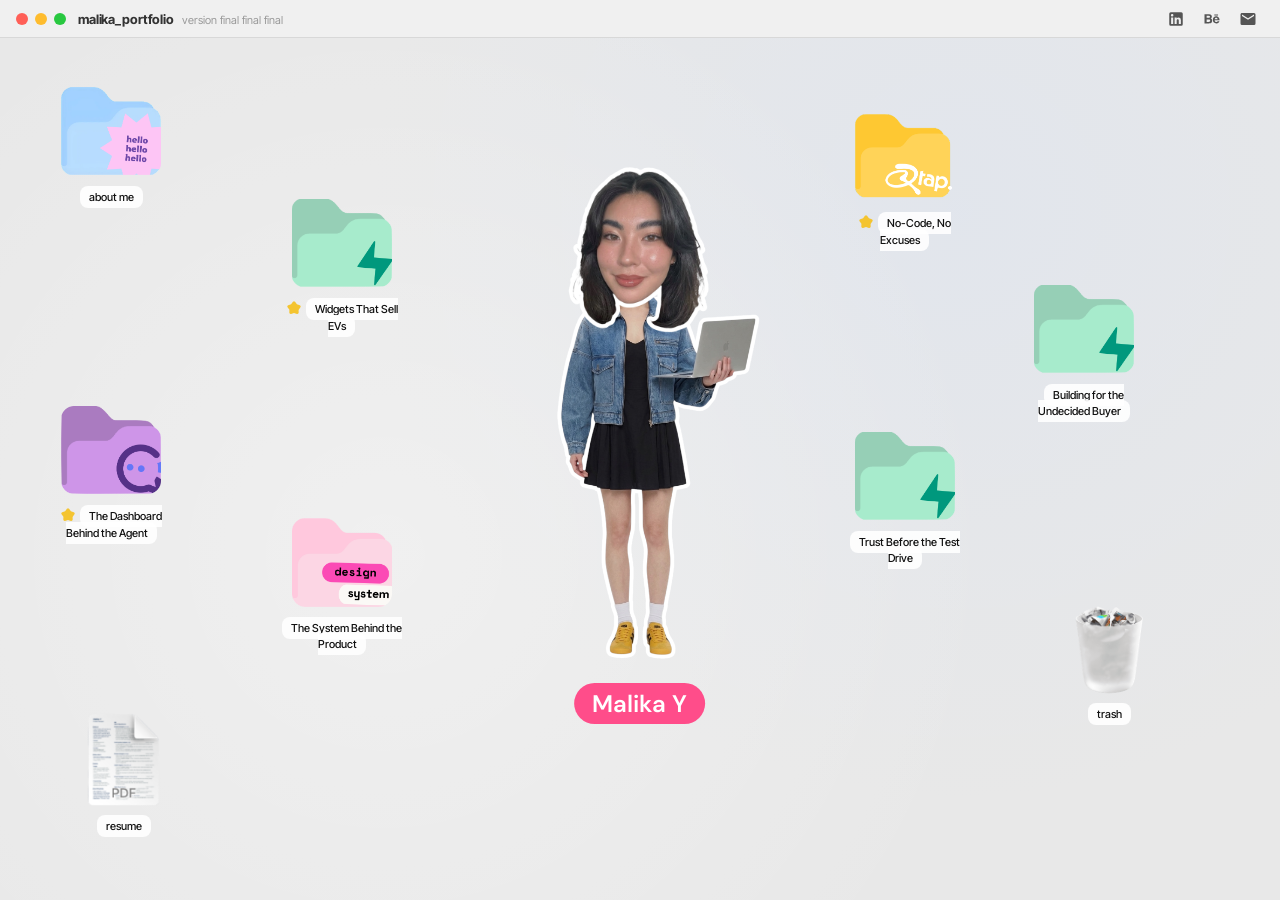
<file: index.html>
<!doctype html>
<html lang="en">
  <head>
    <meta charset="UTF-8" />
    <link rel="icon" type="image/svg+xml" href="/favicon.svg" />
    <meta name="viewport" content="width=device-width, initial-scale=1.0" />
    <title>Malika Y, Product Designer</title>
    <link rel="preconnect" href="https://fonts.googleapis.com">
    <link rel="preconnect" href="https://fonts.gstatic.com" crossorigin>
    <link href="https://fonts.googleapis.com/css2?family=DM+Sans:ital,opsz,wght@0,9..40,400;0,9..40,500;0,9..40,600;0,9..40,700;1,9..40,400&family=Fraunces:ital,opsz,wght@0,9..144,400;0,9..144,600;1,9..144,400&family=Inter+Tight:wght@400;500;600;700&family=Caveat:wght@400;600;700&display=swap" rel="stylesheet">
    <script type="module" crossorigin src="/DpdkIV0e.js"></script>
    <link rel="modulepreload" crossorigin href="/-tVGfl8Z.js">
    <link rel="modulepreload" crossorigin href="/CRAHeDSq.js">
    <link rel="stylesheet" crossorigin href="/DR5hFYD_.css">
  </head>
  <body>
    <div id="root"></div>
  </body>
</html>
</file>
<file: DR5hFYD_.css>
:root{--paper:#f4ecd6;--ink:#1a1a1a;--ink-soft:#555;--ink-faint:#999;--pink:#ff4d8a;--pink-deep:#e8336e;--cream:#faf6e8;--yellow:#f4c430;--blue:#2d5fd9;--green:#6ba84f}*{box-sizing:border-box;margin:0;padding:0}html,body,#root{width:100vw;height:100vh;color:var(--ink);font-family:Inter Tight,sans-serif;overflow:hidden}*{cursor:inherit}html,body,#root,.browser-frame,.desktop{cursor:url(/cursors/arrow.png) 3 1,default}a,button,[role=button],.desktop-icon,.social-icon,.window-titlebar,.wdot,button.wdot,.win-tldr-detail-btn,.win-tldr-website,.win-resume-btn,.win-back-btn,.cs-back,.cs-website{cursor:url(/cursors/hand.png) 10 1,pointer}.browser-frame{background:#fff;flex-direction:column;width:100vw;height:100vh;display:flex;overflow:hidden}.browser-titlebar{user-select:none;background:#f0f0f0;border-bottom:1px solid #d8d8d8;flex-shrink:0;justify-content:space-between;align-items:center;height:38px;min-height:38px;padding:0 16px;display:flex}.browser-left{align-items:center;gap:12px;display:flex}.browser-dots{align-items:center;gap:7px;display:flex}.bdot{border-radius:50%;flex-shrink:0;width:12px;height:12px;display:block}.bdot.red{background:#ff5f57}.bdot.yellow{background:#febc2e}.bdot.green{background:#28c840}.browser-title-text{align-items:baseline;gap:8px;display:flex}.browser-name{color:#333;letter-spacing:-.01em;font-size:13px;font-weight:700}.browser-sub{color:#999;font-size:11px;font-weight:400}.browser-social{align-items:center;gap:4px;display:flex}.social-icon{color:#555;border-radius:6px;justify-content:center;align-items:center;width:32px;height:32px;text-decoration:none;transition:background .15s,color .15s;display:flex}.social-icon:hover{color:#111;background:#00000014}.desktop{background-color:#e8e8e8;background-image:radial-gradient(circle at 30% 60%,#ffffff59 0%,#0000 60%),radial-gradient(circle at 75% 20%,#c8dcff33 0%,#0000 50%);background-position:0 0;background-repeat:repeat;background-size:auto;background-attachment:scroll;background-origin:padding-box;background-clip:border-box;flex:1;position:relative;overflow:hidden}.desktop-icon{cursor:url(/cursors/hand.png) 10 1,pointer;touch-action:none;user-select:none;z-index:50;flex-direction:column;align-items:center;gap:6px;width:120px;display:flex;position:absolute}.desktop-icon-graphic{justify-content:center;align-items:center;width:100px;height:100px;transition:transform .15s,filter .15s;display:flex}.icon-img{object-fit:contain;user-select:none;-webkit-user-drag:none;width:auto;max-width:100px;height:auto;max-height:100px;display:block}.desktop-icon:hover .desktop-icon-graphic{filter:brightness(1.04);transform:scale(1.07)}.desktop-icon:active .desktop-icon-graphic{filter:brightness(.9);transform:scale(.95)}.desktop-icon-label-wrap{text-align:center;max-width:120px;line-height:1;display:block}.desktop-icon-star{vertical-align:middle;color:#f4c430;flex-shrink:0;margin-top:-2px;margin-right:4px;display:inline-block}.desktop-icon-label{color:#111;word-break:break-word;box-decoration-break:clone;background:#ffffffe6;border-radius:8px;padding:4px 9px;font-size:11px;font-weight:500;display:inline}.character-anchor{pointer-events:none;z-index:10;position:absolute;top:30%;left:50%;transform:translate(-50%)}.character-inner{pointer-events:auto;flex-direction:column;align-items:center;display:flex;position:relative}.character-head{z-index:2;transform-origin:50% 85%;transition:transform .4s cubic-bezier(.34,1.56,.64,1);position:absolute;bottom:calc(100% - 6vh);left:50%;transform:translate(-50%)}.character-head img{user-select:none;-webkit-user-drag:none;width:auto;height:22vh;max-height:200px;display:block}.character-body{z-index:1;position:relative}.character-body img{user-select:none;-webkit-user-drag:none;width:auto;height:42vh;max-height:380px;display:block}.character-inner:hover .character-head{transform:translate(-50%)rotate(5deg)}.character-label{background:var(--pink);color:#fff;z-index:3;white-space:nowrap;letter-spacing:0;border-radius:100px;margin-top:8px;padding:5px 18px;font-family:DM Sans,sans-serif;font-size:24px;font-weight:600;position:relative}.desktop-window{touch-action:none;background:#fff;border-radius:10px;flex-direction:column;width:50vw;max-height:82vh;display:flex;position:absolute;overflow:hidden;box-shadow:0 22px 60px #00000038,0 4px 16px #0000001a}@media (width>=769px){.desktop-window:has(.cs-page){width:75vw}}.window-titlebar{cursor:url(/cursors/hand.png) 10 1,grab;user-select:none;background:#ececec;border-bottom:1px solid #d8d8d8;flex-shrink:0;justify-content:space-between;align-items:center;height:36px;min-height:36px;padding:0 12px;display:flex}.window-titlebar:active{cursor:url(/cursors/hand.png) 10 1,grabbing}.window-dots{align-items:center;gap:7px;display:flex}.wdot{cursor:url(/cursors/arrow.png) 3 1,default;border:none;border-radius:50%;flex-shrink:0;width:12px;height:12px;padding:0;display:block}button.wdot{cursor:url(/cursors/hand.png) 10 1,pointer}button.wdot:hover{filter:brightness(.88)}.wdot.red{background:#ff5f57}.wdot.yellow{background:#febc2e}.wdot.green{background:#28c840}.window-title{color:#444;letter-spacing:-.01em;text-align:center;flex:1;font-size:13px;font-weight:500}.window-content{flex:1;padding:28px;font-family:DM Sans,sans-serif;overflow-y:auto}.window-content h2,.window-content h3,.window-content h4,.window-content p,.window-content span,.window-content li,.window-content blockquote,.window-content a{font-family:DM Sans,sans-serif}.win-about{flex-direction:column;gap:36px;font-family:DM Sans,sans-serif;display:flex}.win-body{color:var(--ink-soft);max-width:56ch;margin-bottom:12px;font-size:14px;line-height:1.65}.about-hero{grid-template-columns:1.1fr 1fr;align-items:center;gap:24px;min-height:320px;display:grid}.about-hero-text{padding-right:12px}.about-headline{color:var(--ink);letter-spacing:-.01em;font-size:28px;font-weight:700;line-height:1.2}.about-headline em{color:var(--pink);font-style:italic;font-weight:700}.about-hero-photo{justify-content:center;align-items:center;min-height:340px;display:flex;position:relative}.about-me{user-select:none;-webkit-user-drag:none;z-index:1;width:auto;height:320px;display:block;position:relative}.about-float{object-fit:contain;user-select:none;-webkit-user-drag:none;z-index:2;width:44px;height:44px;animation:3s ease-in-out infinite about-float;position:absolute}.about-float--figma{width:46px;height:46px;animation-duration:6.4s;animation-delay:-1.5s;top:30%;left:0%;rotate:-6deg}.about-float--adobe{width:50px;height:50px;animation-duration:5.6s;animation-delay:-.4s;bottom:30%;left:8%;rotate:10deg}.about-float--claude{width:46px;height:46px;animation-duration:5.8s;animation-delay:-2.1s;top:10%;right:10%;rotate:6deg}.about-float--midjourney{width:50px;height:50px;animation-duration:5.2s;animation-delay:-.2s;top:38%;right:4%;rotate:-8deg}.about-float--higgsfield{width:44px;height:44px;animation-duration:6s;animation-delay:-.9s;bottom:28%;right:4%;rotate:9deg}@keyframes about-float{0%,to{translate:0}50%{translate:0 -4px}}@media (prefers-reduced-motion:reduce){.about-float{animation:none}}.about-section{flex-direction:column;gap:14px;display:flex;position:relative}.about-section-title{color:var(--ink);letter-spacing:-.01em;font-size:20px;font-weight:700}.about-body{color:var(--ink);max-width:62ch;margin:0;font-size:15px;line-height:1.65}.about-flow:after{content:"";clear:both;display:block}.about-flow .about-body{max-width:none;margin:0 0 12px}.about-flow .about-body:last-child{margin-bottom:0}.about-wrap{user-select:none;-webkit-user-drag:none;width:auto;height:150px}.about-wrap--left{float:left;shape-margin:6px;shape-outside:margin-box;margin:4px 22px 6px 0}.about-wrap--right{float:right;shape-margin:6px;shape-outside:margin-box;margin:4px 0 6px 22px}.about-wrap--coffee{rotate:-3deg}.about-wrap--smiski{rotate:4deg}.about-collage{user-select:none;-webkit-user-drag:none;align-self:center;width:70%;height:auto;margin-top:6px;display:block}.about-skills{grid-template-columns:110px minmax(0,1fr);gap:20px 28px;margin:6px 0 0;display:grid}.about-skill-row{display:contents}.about-skill-label{letter-spacing:.12em;text-transform:uppercase;color:var(--ink-faint);padding-top:4px;font-size:11px;font-weight:600}.about-skill-list{color:var(--ink);flex-wrap:wrap;align-items:baseline;min-width:0;margin:0;font-size:15px;line-height:1.55;display:flex}.about-skill-list>span{white-space:nowrap}.about-skill-sep{color:var(--ink-faint);margin:0 8px}.about-connect{align-items:flex-start}.about-socials{align-items:center;gap:14px;display:flex}.about-social{width:42px;height:42px;color:var(--ink);background:#0000000a;border-radius:10px;justify-content:center;align-items:center;text-decoration:none;transition:background .15s,color .15s,transform .15s;display:inline-flex}.about-social:hover{color:var(--pink);background:#00000014;transform:translateY(-2px)}.about-dog-wrap{pointer-events:none;width:220px;height:251px;margin:24px auto 0;position:relative;overflow:hidden}.about-dog{user-select:none;-webkit-user-drag:none;width:220px;height:251px;transition:transform .9s cubic-bezier(.22,.61,.36,1);display:block;position:absolute;bottom:0;left:0;transform:translateY(50%)}.about-dog-wrap--in .about-dog{transform:translateY(0)}@media (prefers-reduced-motion:reduce){.about-dog{transition:none}}.window-content:has(.win-about){background:#f0f0f0;padding-bottom:0}.win-project-header{justify-content:space-between;align-items:flex-start;gap:16px;margin-bottom:20px;display:flex}.win-project-company{letter-spacing:-.02em;margin-bottom:6px;font-size:32px;font-weight:700;line-height:1}.win-project-role{color:var(--ink-soft);font-size:13px;font-weight:500}.win-project-year{color:var(--ink-faint);white-space:nowrap;flex-shrink:0;padding-top:6px;font-size:12px}.win-project-desc{color:var(--ink-soft);max-width:60ch;margin-bottom:20px;font-size:14px;line-height:1.65}.win-project-impact{color:var(--ink);border-left:3px solid var(--pink);margin-bottom:20px;padding-left:16px;font-size:17px;font-style:italic;font-weight:400;line-height:1.45}.win-project-tags{flex-wrap:wrap;gap:6px;display:flex}.win-tag{color:var(--ink);background:#1a1a1a12;border-radius:100px;padding:4px 10px;font-size:11px;font-weight:500}.win-trash{font-family:Inter Tight,sans-serif}.win-trash-grid{flex-wrap:wrap;align-items:flex-start;gap:24px 28px;display:flex}.win-trash-icon{width:120px;color:inherit;flex-direction:column;align-items:center;gap:6px;text-decoration:none;display:flex}.win-trash-icon-graphic{justify-content:center;align-items:center;width:100px;height:100px;transition:transform .15s,filter .15s;display:flex}.win-trash-icon:hover .win-trash-icon-graphic{filter:brightness(1.04);transform:scale(1.07)}.win-trash-icon:active .win-trash-icon-graphic{filter:brightness(.9);transform:scale(.95)}.win-trash-icon-label-wrap{text-align:center;max-width:120px;line-height:1;display:block}.win-resume{flex-direction:column;align-items:flex-start;padding:4px 0;display:flex}.win-resume-btn{background:var(--ink);color:var(--cream);border-radius:100px;padding:12px 24px;font-size:14px;font-weight:500;text-decoration:none;transition:background .2s,transform .2s;display:inline-block}.win-resume-btn:hover{background:var(--pink);transform:translateY(-2px)}.win-project-tldr{flex-direction:column;display:flex}.win-tldr-cover-wrap{background:#fff;flex-shrink:0;width:auto;height:auto;padding:14px 14px 0}.win-tldr-cover{object-fit:contain;background:var(--cream);border-radius:10px;width:100%;height:auto;display:block}.win-tldr-body{flex-direction:column;gap:14px;padding:22px 28px 24px;display:flex}.win-tldr-header-row{flex-wrap:wrap;align-items:baseline;gap:10px;display:flex}.win-tldr-title{color:var(--ink);letter-spacing:-.02em;flex-shrink:0;font-size:22px;font-weight:700;line-height:1.15}.win-tldr-tags{flex-wrap:wrap;align-items:center;gap:6px;display:flex}.win-tldr-headline{letter-spacing:-.02em;color:var(--ink);margin:0;font-size:22px;font-style:italic;font-weight:700;line-height:1.15}.cs-website,.win-tldr-website{color:var(--pink);align-items:center;gap:4px;font-family:DM Sans,sans-serif;font-size:12px;font-weight:500;text-decoration:none;transition:color .15s;display:inline-flex}.cs-website:hover,.win-tldr-website:hover{color:var(--pink-deep);text-decoration:underline}.cs-website{margin-bottom:16px}.win-tldr-table{border-top:1px solid #00000012;border-bottom:1px solid #00000012;grid-template-columns:1fr 1fr 1fr;gap:20px;margin-top:4px;padding:10px 0 14px;display:grid}.win-tldr-cell{flex-direction:column;gap:8px;display:flex}.win-tldr-cell-label{text-transform:uppercase;letter-spacing:.14em;color:var(--ink-faint);font-size:10px;font-weight:600}.win-tldr-cell p{color:var(--ink-soft);margin:0;font-size:13px;line-height:1.6}.win-tldr-footer{justify-content:flex-end;align-items:center;gap:10px;padding-top:4px;display:flex}.win-tldr-back-btn{display:none}.win-tldr-detail-btn{background:var(--ink);color:var(--cream);cursor:url(/cursors/hand.png) 10 1,pointer;border:none;border-radius:100px;padding:10px 22px;font-family:DM Sans,sans-serif;font-size:13px;font-weight:500;transition:background .2s,transform .2s;display:inline-block}.win-tldr-detail-btn:hover{background:var(--pink);transform:translateY(-2px)}button.win-resume-btn{cursor:url(/cursors/hand.png) 10 1,pointer;border:none;font-family:DM Sans,sans-serif}.pw-gate{text-align:center;flex-direction:column;align-items:center;width:100%;padding:36px 28px 52px;display:flex}.pw-gate-dog{user-select:none;z-index:1;pointer-events:none;width:100px;height:auto;margin-bottom:-3px;position:relative}.pw-gate-headline{letter-spacing:-.02em;color:var(--ink);max-width:520px;margin:0;font-size:18px;font-weight:700;line-height:1.25}.pw-gate-headline-mark{box-decoration-break:clone;background:#fcd9e1;border-radius:6px;padding:8px 16px}.pw-gate-sub{color:var(--ink-soft);margin:18px 0 22px;font-family:DM Sans,sans-serif;font-size:13px;line-height:1.6}.pw-gate-form{align-items:center;gap:10px;width:100%;max-width:440px;display:flex}.pw-gate-actions{flex-shrink:0;align-items:center;gap:10px;display:flex}.pw-gate-back{color:var(--ink);cursor:url(/cursors/hand.png) 10 1,pointer;background:#0000000f;border:none;border-radius:100px;flex-shrink:0;padding:10px 18px;font-family:DM Sans,sans-serif;font-size:13px;font-weight:500;transition:background .2s;display:none}.pw-gate-back:hover{background:#0000001a}.pw-gate-input{color:var(--ink);cursor:text;background:#fff;border:1.5px solid #0000001a;border-radius:100px;outline:none;flex:1;padding:10px 18px;font-family:DM Sans,sans-serif;font-size:13px;transition:border-color .15s,box-shadow .15s}.pw-gate-input:focus{border-color:var(--ink);box-shadow:0 0 0 3px #1a1a1a14}.pw-gate-submit{background:var(--ink);color:var(--cream);cursor:url(/cursors/hand.png) 10 1,pointer;border:none;border-radius:100px;flex-shrink:0;padding:10px 22px;font-family:DM Sans,sans-serif;font-size:13px;font-weight:500;transition:background .2s,transform .2s}.pw-gate-submit:hover:not(:disabled){background:var(--pink);transform:translateY(-2px)}.pw-gate-submit:disabled{opacity:.55}.pw-gate-error{color:var(--pink-deep);visibility:hidden;min-height:1.2em;margin-top:12px;font-family:DM Sans,sans-serif;font-size:12px}.pw-gate-error[data-shown=true]{visibility:visible}.win-detail-placeholder{flex-direction:column;align-items:flex-start;gap:20px;padding:28px;display:flex}.win-back-btn{color:var(--ink-soft);cursor:url(/cursors/hand.png) 10 1,pointer;background:0 0;border:none;padding:0;font-family:DM Sans,sans-serif;font-size:13px;font-weight:500;transition:color .15s}.win-back-btn:hover{color:var(--pink)}.cs-page{flex-direction:column;padding:28px;display:flex}.cs-back{color:var(--ink-faint);cursor:url(/cursors/hand.png) 10 1,pointer;text-align:left;background:0 0;border:none;margin-bottom:24px;padding:0;font-family:DM Sans,sans-serif;font-size:12px;font-weight:500;transition:color .15s}.cs-back:hover{color:var(--ink)}.cs-header{margin-bottom:20px}.cs-label{letter-spacing:.12em;text-transform:uppercase;color:var(--ink-faint);margin-bottom:10px;font-size:10px;font-weight:600}.cs-title{color:var(--ink);letter-spacing:-.02em;margin-bottom:12px;font-size:30px;font-weight:700;line-height:1.1}.cs-sub{color:var(--ink-soft);margin-bottom:16px;font-size:15px;font-weight:300;line-height:1.5}.cs-tags{flex-wrap:wrap;gap:6px;display:flex}.cs-meta-strip{background:#00000014;border:1px solid #00000014;border-radius:8px;grid-template-columns:repeat(4,1fr);gap:1px;margin-bottom:4px;display:grid;overflow:hidden}.cs-meta-cell{background:#fff;padding:12px 14px}.cs-meta-label{letter-spacing:.09em;text-transform:uppercase;color:var(--ink-faint);margin-bottom:3px;font-size:10px;font-weight:600}.cs-meta-val{color:var(--ink);font-size:13px;font-weight:500}.cs-hr{border:none;border-top:1px solid #00000012;margin:22px 0}.cs-section-title{color:var(--ink);letter-spacing:-.01em;margin-top:32px;margin-bottom:14px;font-size:20px;font-weight:700}.cs-hr+section>.cs-section-title:first-child,.cs-header+.cs-section-title,.cs-page>section:first-of-type>.cs-section-title:first-child{margin-top:0}.cs-p{color:var(--ink-soft);margin-bottom:10px;font-size:14px;line-height:1.75}.cs-p:last-child{margin-bottom:0}.cs-callout{border-left:3px solid var(--blue);background:#2d5fd90f;border-radius:0 8px 8px 0;margin:14px 0;padding:12px 16px}.cs-callout p{color:var(--blue);margin:0;font-family:DM Sans,sans-serif;font-size:13px;font-style:italic;line-height:1.65}.cs-steps{flex-direction:column;display:flex}.cs-step{border-bottom:1px solid #00000012;gap:16px;padding:16px 0;display:flex}.cs-step:last-child{border-bottom:none}.cs-step-num{color:var(--ink-faint);flex-shrink:0;min-width:20px;padding-top:2px;font-size:11px}.cs-step-content{flex:1}.cs-step-title{color:var(--ink);margin-bottom:5px;font-size:14px;font-weight:600}.cs-step-text{color:var(--ink-soft);margin:0;font-size:13px;line-height:1.75}.cs-widget-grid{grid-template-columns:1fr 1fr;gap:10px;margin:14px 0;display:grid}.cs-widget-card{background:var(--cream);border:1px solid #00000012;border-radius:10px;padding:16px}.cs-widget-icon{margin-bottom:8px;font-size:18px}.cs-widget-name{color:var(--ink);margin-bottom:4px;font-size:13px;font-weight:600}.cs-widget-desc{color:var(--ink-soft);margin:0;font-size:12px;line-height:1.6}.cs-decision-box{border:1px solid #00000014;border-radius:10px;margin:12px 0;overflow:hidden}.cs-decision-header{letter-spacing:.09em;text-transform:uppercase;color:var(--ink-faint);background:#00000008;border-bottom:1px solid #00000012;padding:7px 14px;font-size:10px;font-weight:600}.cs-decision-cols{grid-template-columns:1fr 1fr;display:grid}.cs-decision-col{color:var(--ink-soft);padding:14px 16px;font-size:13px;line-height:1.7}.cs-decision-col:first-child{border-right:1px solid #00000012}.cs-decision-col strong{color:var(--ink);margin-bottom:6px;font-size:13px;font-weight:600;display:block}.cs-decision-col.chosen{background:#6ba84f12}.cs-decision-col.chosen strong{color:var(--green)}.cs-outcome-grid{grid-template-columns:repeat(4,1fr);gap:10px;margin:14px 0;display:grid}.cs-outcome-card{background:#fff;border:1px solid #00000012;border-radius:8px;padding:14px 12px}.cs-outcome-num{color:var(--ink);letter-spacing:-.02em;margin-bottom:6px;font-size:26px;font-weight:700;line-height:1}.cs-outcome-desc{color:var(--ink-soft);font-size:11px;line-height:1.5}.cs-reflection-grid{grid-template-columns:1fr 1fr;gap:10px;margin-top:10px;display:grid}.cs-reflection-card{background:#fff;border:1px solid #00000012;border-radius:10px;padding:16px}.cs-reflection-title{color:var(--ink);margin-bottom:6px;font-size:13px;font-weight:600}.cs-reflection-text{color:var(--ink-soft);margin:0;font-size:13px;line-height:1.7}.cs-callout-warn{background:#fdf3e7;border-left:3px solid #9a5a1a;border-radius:0 8px 8px 0;margin:14px 0;padding:12px 16px}.cs-callout-warn p{color:#7a4a12;margin:0;font-family:DM Sans,sans-serif;font-size:13px;line-height:1.65}.cs-stat-row{grid-template-columns:repeat(3,1fr);gap:10px;margin:14px 0;display:grid}.cs-stat-card{text-align:center;background:#fff;border:1px solid #00000012;border-radius:8px;padding:16px 14px}.cs-stat-num{color:var(--ink);letter-spacing:-.02em;margin-bottom:6px;font-size:28px;font-weight:700;line-height:1}.cs-stat-desc{color:var(--ink-soft);font-size:11px;line-height:1.5}.cs-compare-box{border:1px solid #00000014;border-radius:10px;margin:14px 0;overflow:hidden}.cs-compare-header{letter-spacing:.09em;text-transform:uppercase;color:var(--ink-faint);background:#00000008;border-bottom:1px solid #00000012;padding:7px 14px;font-size:10px;font-weight:600}.cs-compare-cols{grid-template-columns:1fr 1fr;display:grid}.cs-compare-col{color:var(--ink-soft);padding:16px 18px;font-size:13px;line-height:1.7}.cs-compare-col:first-child{border-right:1px solid #00000012}.cs-compare-col.after{background:#6ba84f12}.cs-compare-col strong{margin-bottom:10px;font-size:13px;font-weight:600;display:block}.cs-compare-col:first-child strong{color:#7a4a12}.cs-compare-col.after strong{color:var(--green)}.cs-compare-col ul{margin:0;padding:0;list-style:none}.cs-compare-col ul li{color:var(--ink-soft);padding:3px 0 3px 14px;font-size:12px;line-height:1.65;position:relative}.cs-compare-col ul li:before{content:"";background:#0003;border-radius:50%;width:5px;height:5px;position:absolute;top:10px;left:0}.cs-compare-col.after ul li:before{background:var(--green)}.cs-section-grid{grid-template-columns:1fr 1fr;gap:8px;margin:14px 0;display:grid}.cs-section-item{background:#fff;border:1px solid #00000012;border-radius:8px;align-items:flex-start;gap:10px;padding:12px 14px;display:flex}.cs-section-dot{background:#00000026;border-radius:50%;flex-shrink:0;width:8px;min-width:8px;height:8px;margin-top:5px}.cs-section-dot.key{background:var(--blue)}.cs-section-item-name{color:var(--ink);margin-bottom:2px;font-size:12px;font-weight:600}.cs-section-item-note{color:var(--ink-faint);font-size:11px;line-height:1.4}.cs-img-slot{color:var(--ink-faint);text-align:center;background:#00000008;border:1px dashed #00000026;border-radius:10px;justify-content:center;align-items:center;margin:14px 0;padding:28px;font-size:12px;line-height:1.6;display:flex}.cs-note{color:var(--ink-faint)!important;margin-top:0!important;font-size:11px!important}.cs-video{background:var(--cream);border-radius:10px;width:100%;height:auto;margin:14px 0;display:block}.cs-figure{margin:14px 0}.cs-shipped-block{margin:36px 0}.cs-shipped-block--spaced{margin:56px 0}.cs-shipped-block:first-of-type{margin-top:18px}.cs-shipped-name{color:var(--ink);margin:0 0 4px;font-size:16px;font-weight:600}.cs-shipped-desc{color:var(--ink-soft);margin:0 0 4px;font-size:13px;line-height:1.65}.cs-scroll-preview{width:100%;margin:14px 0;position:relative}.cs-scroll-preview-viewport{background:var(--cream);-webkit-overflow-scrolling:touch;border:1px solid #00000014;border-radius:10px;width:100%;height:450px;overflow-y:auto}.cs-scroll-preview-img{width:100%;height:auto;display:block}.cs-scroll-preview-hint{color:var(--cream);letter-spacing:.04em;pointer-events:none;background:#1a1a1ad1;border-radius:100px;padding:6px 14px;font-family:DM Sans,sans-serif;font-size:11px;font-weight:500;transition:opacity .45s;position:absolute;bottom:14px;left:50%;transform:translate(-50%)}.cs-scroll-preview--scrolled .cs-scroll-preview-hint{opacity:0}.cs-figure img{border-radius:10px;width:100%;height:auto;display:block}.cs-figure-caption{color:var(--ink-faint);text-align:center;margin-top:6px;font-size:11px}.cs-numbered{counter-reset:csord;margin:14px 0;padding:0;list-style:none}.cs-numbered li{counter-increment:csord;color:var(--ink-soft);border-bottom:1px solid #00000012;padding:12px 0 12px 32px;font-size:13px;line-height:1.7;position:relative}.cs-numbered li:last-child{border-bottom:none}.cs-numbered li:before{content:counter(csord, decimal-leading-zero);color:var(--ink-faint);font-size:11px;font-weight:600;position:absolute;top:13px;left:0}.cs-numbered li strong{color:var(--ink);font-weight:600}@media (width<=768px){.browser-titlebar{height:44px;min-height:44px;padding:0 10px}.browser-sub{display:none}.browser-name{font-size:12px}.bdot{width:16px;height:16px}.browser-dots{gap:6px}.browser-left{gap:8px}.social-icon{width:36px;height:36px}.browser-social{gap:2px}.desktop--mobile{-webkit-overflow-scrolling:touch;flex-direction:column;align-items:stretch;padding:80px 0 32px;display:flex;overflow:hidden auto}.desktop--mobile .character-anchor{align-self:center;margin-bottom:4px;position:relative;top:auto;left:auto;transform:none}.desktop--mobile .character-head img{height:76px;max-height:76px}.desktop--mobile .character-body img{height:140px;max-height:140px}.desktop--mobile .character-head{bottom:calc(100% - 20px)}.desktop--mobile .character-label{margin-top:4px;padding:4px 14px;font-size:18px}.desktop--mobile .desktop-icons{grid-template-columns:repeat(3,1fr);gap:16px 8px;width:100%;padding:16px 12px 12px;display:grid}.desktop--mobile .desktop-icon{gap:4px;width:100%;position:static}.desktop--mobile .desktop-icon-graphic{width:72px;height:72px}.desktop--mobile .icon-img{max-width:72px;max-height:72px}.desktop--mobile .desktop-icon-label{padding:2px 5px;font-size:11px}.desktop--mobile .desktop-icon-label-wrap{max-width:100%}.desktop--mobile .desktop-icon:hover .desktop-icon-graphic{filter:none;transform:none}.desktop-window--mobile{width:100vw;max-height:none;box-shadow:none;touch-action:auto;border-radius:0;position:fixed;inset:44px 0 0}.browser-frame:has(.desktop-window--mobile) .browser-titlebar{display:none}.browser-frame:has(.desktop-window--mobile) .desktop-window--mobile{top:0}.desktop-window--mobile .window-titlebar{cursor:default;height:40px;min-height:40px;padding:0 10px}.desktop-window--mobile .window-titlebar:active{cursor:default}.desktop-window--mobile .wdot{width:16px;height:16px}.desktop-window--mobile .window-title{font-size:12px}.desktop-window--mobile .window-content{-webkit-overflow-scrolling:touch;padding:20px 16px}.win-body{max-width:100%;font-size:14px}.about-hero{grid-template-columns:1fr;gap:12px;min-height:0}.about-hero-text{padding-right:0}.about-headline{font-size:24px}.about-hero-photo{min-height:280px}.about-float{width:70px!important;height:70px!important}.about-float--figma{top:20%}.about-float--higgsfield{bottom:10%}.about-skills{grid-template-columns:1fr;row-gap:12px}.about-skill-label{padding-top:0}.about-skill-list{font-size:14px}.win-tldr-cover-wrap{height:auto}.win-tldr-body{gap:12px;padding:18px 16px 20px}.win-tldr-title{font-size:19px}.win-tldr-headline{font-size:18px}.win-tldr-table{grid-template-columns:1fr;gap:14px}.win-tldr-cell{gap:6px}.win-tldr-footer{justify-content:stretch;gap:10px}.win-tldr-back-btn{color:var(--ink);cursor:url(/cursors/hand.png) 10 1,pointer;background:#0000000f;border:none;border-radius:100px;flex:none;padding:14px 18px;font-family:DM Sans,sans-serif;font-size:14px;font-weight:500;transition:background .2s;display:inline-block}.win-tldr-back-btn:hover{background:#0000001a}.win-tldr-detail-btn{text-align:center;flex:auto;padding:14px 22px;font-size:14px}.cs-page{padding:20px 16px}.cs-scroll-preview-viewport{height:400px}.cs-shipped-block--spaced{margin:40px 0}.cs-title{font-size:24px}.cs-sub{font-size:14px}.cs-section-title{font-size:18px}.cs-p{font-size:14px}.cs-meta-strip{grid-template-columns:repeat(2,1fr)}.cs-widget-grid,.cs-reflection-grid,.cs-section-grid,.cs-decision-cols,.cs-compare-cols{grid-template-columns:1fr}.cs-decision-col:first-child,.cs-compare-col:first-child{border-bottom:1px solid #00000012;border-right:none}.cs-outcome-grid{grid-template-columns:repeat(2,1fr)}.cs-stat-row{grid-template-columns:1fr}.cs-audience-row{grid-template-columns:repeat(3,1fr)}.cs-jtbd-grid{grid-template-columns:1fr}.cs-skill-list{columns:1}.cs-type-row{grid-template-columns:1fr;gap:2px}.cs-outcome-num{font-size:22px}.cs-stat-num{font-size:24px}.cs-step{gap:12px;padding:14px 0}.win-resume-btn{padding:14px 26px;font-size:15px}.pw-gate{padding:28px 16px 40px}.pw-gate-dog{width:90px;margin-bottom:0}.pw-gate-headline{font-size:16px}.pw-gate-headline-mark{padding:7px 14px}.pw-gate-sub{margin:16px 0 20px;font-size:13px}.pw-gate-form{flex-direction:column;gap:10px;max-width:100%}.pw-gate-input{width:100%;padding:11px 18px}.pw-gate-actions{width:100%}.pw-gate-back{flex:none;padding:11px 18px;display:inline-block}.pw-gate-submit{flex:auto;padding:11px 22px}}@media (width<=380px){.desktop--mobile .desktop-icons{gap:14px 4px;padding:14px 8px 10px}.desktop--mobile .desktop-icon-graphic{width:60px;height:60px}.desktop--mobile .icon-img{max-width:60px;max-height:60px}.desktop--mobile .desktop-icon-label{font-size:10px}.browser-name{font-size:11px}.browser-titlebar{padding:0 8px}}
</file>
